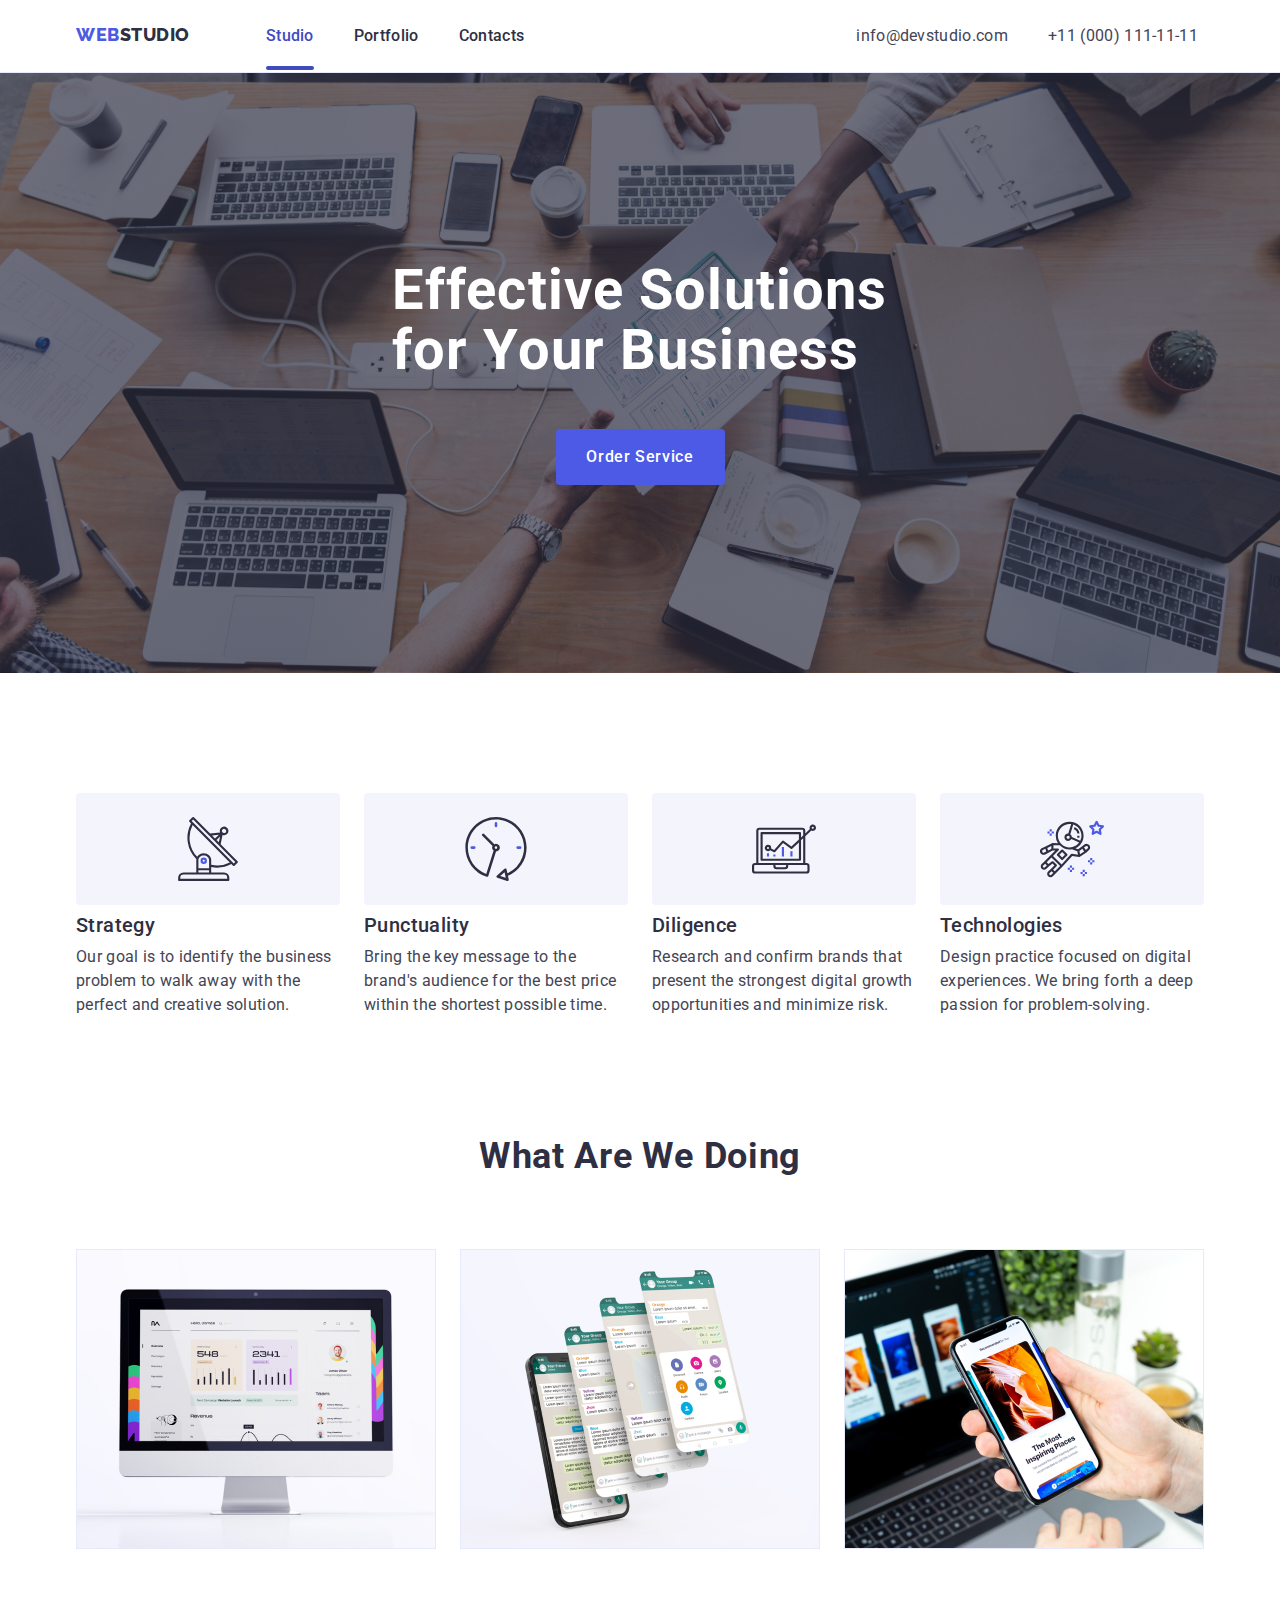
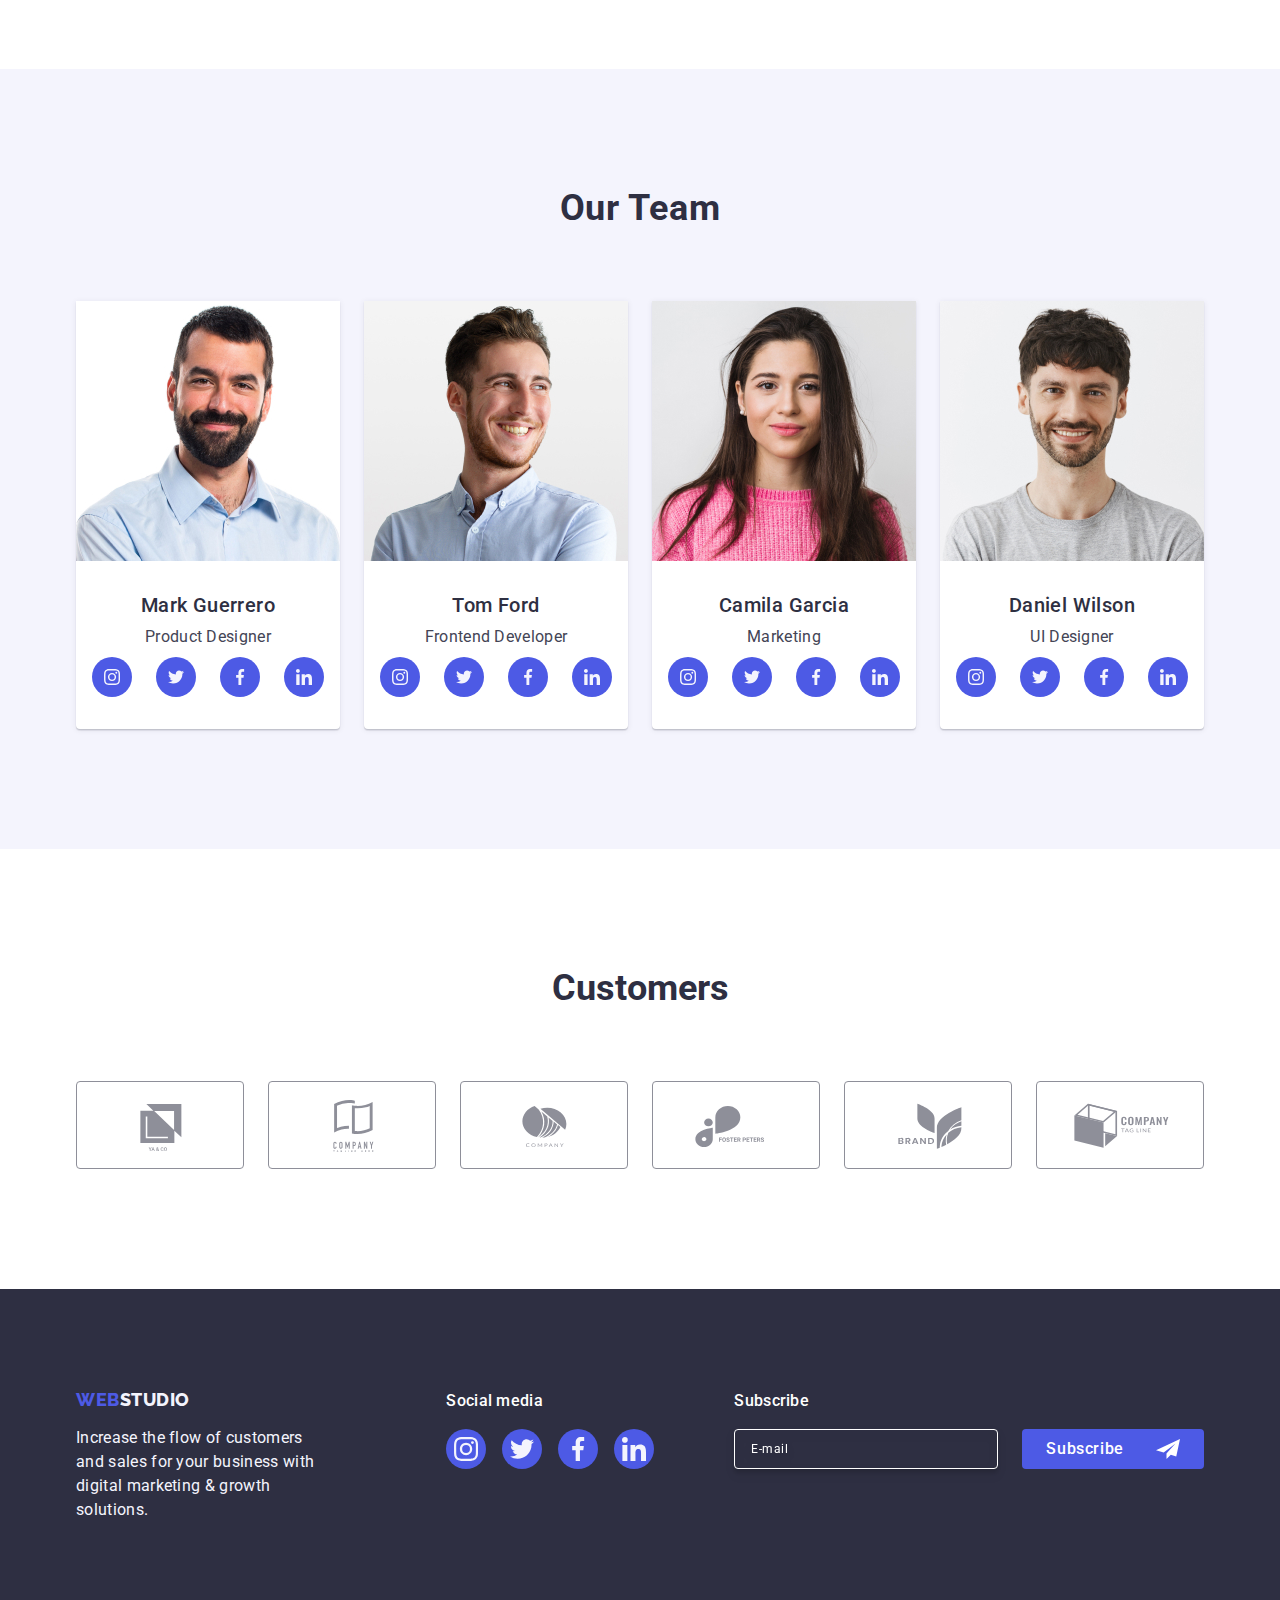
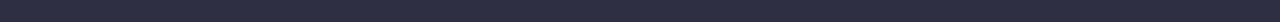
<file: index.html>
<!DOCTYPE html>
<html lang="en">

<head>
    <meta charset="UTF-8">
    <meta http-equiv="X-UA-Compatible" content="IE=edge">
    <meta name="viewport" content="width=device-width, initial-scale=1.0">
    <link rel="stylesheet" href="./css/modern-normalize.min.css">
    <link rel="preconnect" href="https://fonts.googleapis.com">
    <link rel="preconnect" href="https://fonts.gstatic.com" crossorigin>
    <link href="https://fonts.googleapis.com/css2?family=Raleway:wght@800&family=Roboto:wght@400;500;700;900&display=swap" rel="stylesheet">
    <link rel="stylesheet" href="./css/styles.css">
    <title>Document</title>
</head>

<body>
    <header class="header">
        <div class="container-header container">
            <nav class="logo-navigation">
                <a class="logo-link link" href="./index.html">Web<span class="logo-studio">Studio</span></a>
            
                <ul class="navigation list">
                    <li class="navigation-item"><a class="navigation-item-link studio-page link navigation-item-here" href="./index.html">Studio</a></li>
                    <li class="navigation-item"><a class="navigation-item-link link" href="./portfolio.html">Portfolio</a></li>
                    <li class="navigation-item"><a class="navigation-item-link link" href="">Contacts</a></li>
                </ul>
            </nav>
            <address class="contacts-box">
                <ul class="contacts list">
                    <li class="contacts-item list">
                        <a class="contacts-item-link link" href="mailto:info@devstudio.com">info@devstudio.com</a>
                    </li>
                    <li class="contacts-item list">
                        <a class="contacts-item-link link" href="tel:+110001111111">+11 (000) 111-11-11</a>
                    </li>
                </ul>
            </address>
        </div>
    </header>
    <main>
        <section class="hero">
            <div class="container">
                <h1 class="title">Effective Solutions for Your Business</h1>
                <button class="btn-order" data-modal-open type="button">Order Service</button>
            </div>
        </section>
        <section class="advantages">
            <div class="container">
                <h2 class="visually-hidden">Section 2</h2>
                <ul class="advantages-items list">
                    <li class="advantages-card list">
                        <div class="box-advantages">
                            <svg class="advantages-icon" width="64" height="64">
                                <use href="./images/icons.svg#icon-antenna1"></use>
                            </svg>
                        </div>
                        <h3 class="advantages-card-title">Strategy</h3>
                        <p class="advantages-card-content">Our goal is to identify the business
                            problem to walk away with the perfect and creative solution.</p>
                    </li>
                    <li class="advantages-card list">
                        <div class="box-advantages">
                            <svg class="advantages-icon" width="64" height="64">
                                <use href="./images/icons.svg#icon-clock1"></use>
                            </svg>
                        </div>
                        <h3 class="advantages-card-title">Punctuality</h3>
                        <p class="advantages-card-content">Bring the key message to the brand's audience for the best price within the shortest possible
                            time.</p>
                    </li>
                    <li class="advantages-card list">
                        <div class="box-advantages">
                            <svg class="advantages-icon" width="64" height="64">
                                <use href="./images/icons.svg#icon-diagram1"></use>
                            </svg>
                        </div>
                        <h3 class="advantages-card-title">Diligence</h3>
                        <p class="advantages-card-content">Research and confirm brands that present the strongest digital growth opportunities and minimize
                            risk.</p>
                    </li>
                    <li class="advantages-card list">
                        <div class="box-advantages">
                            <svg class="advantages-icon" width="64" height="64">
                                <use href="./images/icons.svg#icon-astronaut1"></use>
                            </svg>
                        </div>
                        <h3 class="advantages-card-title">Technologies</h3>
                        <p class="advantages-card-content">Design practice focused on digital experiences. We bring forth a deep passion for
                            problem-solving.</p>
                    </li>
                </ul>
            </div>
        </section>
        <section class="ability">
            <div class="container">
                <h2 class="chapter-title">What are we doing</h2>
                <ul class="ability-items list">
                    <li class="ability-card list">
                        <img class="ability-card-img" src="./images/img1.jpg" alt="analysis" width="360">
                    </li>
                    <li class="ability-card list">
                        <img class="ability-card-img" src="./images/img2.jpg" alt="communication" width="360">
                    </li>
                    <li class="ability-card list">
                        <img class="ability-card-img" src="./images/img3.jpg" alt="settings" width="360">
                    </li>
                </ul>
            </div>
        </section>
        <section class="team">
            <div class="container">
                <h2 class="chapter-title">Our Team</h2>
                <ul class="team-cards list">
                    <li class="team-item list">
                        <img class="team-photo" src="./images/mark.jpg" alt="Mark Guerrero" width="264">
                        <div class="wrap-card">
                            <h3 class="team-name">Mark Guerrero</h3>
                            <p class="team-job">Product Designer</p>
                            <ul class="wrap-team-icons list">
                                <li class="box-team-icons">
                                    <a href="" class="link-team-icon link">
                                        <svg class="team-icon" width="16" height="16">
                                            <use href="./images/icons.svg#icon-instagram1"></use>
                                        </svg>
                                    </a>
                                </li>
                                <li class="box-team-icons">
                                    <a href="" class="link-team-icon link">
                                        <svg class="team-icon" width="16" height="16">
                                            <use href="./images/icons.svg#icon-twitter1"></use>
                                        </svg>
                                    </a>
                                </li>
                                <li class="box-team-icons">
                                    <a href="" class="link-team-icon link">
                                        <svg class="team-icon" width="16" height="16">
                                            <use href="./images/icons.svg#icon-facebook1"></use>
                                        </svg>
                                    </a>
                                </li>
                                <li class="box-team-icons">
                                    <a href="" class="link-team-icon link">
                                        <svg class="team-icon" width="16" height="16">
                                            <use href="./images/icons.svg#icon-linkedin1"></use>
                                        </svg>
                                    </a>
                                </li>
                            </ul>
                        </div>
                    </li>
                    <li class="team-item list">
                        <img class="team-photo" src="./images/tom.jpg" alt="Tom Ford" width="264">
                        <div class="wrap-card">
                            <h3 class="team-name">Tom Ford</h3>
                            <p class="team-job">Frontend Developer</p>
                            <ul class="wrap-team-icons list">
                                <li class="box-team-icons">
                                    <a href="" class="link-team-icon link">
                                        <svg class="team-icon" width="16" height="16">
                                            <use href="./images/icons.svg#icon-instagram1"></use>
                                        </svg>
                                    </a>
                                </li>
                                <li class="box-team-icons">
                                    <a href="" class="link-team-icon link">
                                        <svg class="team-icon" width="16" height="16">
                                            <use href="./images/icons.svg#icon-twitter1"></use>
                                        </svg>
                                    </a>
                                </li>
                                <li class="box-team-icons">
                                    <a href="" class="link-team-icon link">
                                        <svg class="team-icon" width="16" height="16">
                                            <use href="./images/icons.svg#icon-facebook1"></use>
                                        </svg>
                                    </a>
                                </li>
                                <li class="box-team-icons">
                                    <a href="" class="link-team-icon link">
                                        <svg class="team-icon" width="16" height="16">
                                            <use href="./images/icons.svg#icon-linkedin1"></use>
                                        </svg>
                                    </a>
                                </li>
                            </ul>
                        </div>
                    </li>
                    <li class="team-item list">
                        <img class="team-photo" src="./images/camila.jpg" alt="Camila Garcia" width="264">
                        <div class="wrap-card">
                            <h3 class="team-name">Camila Garcia</h3>
                            <p class="team-job">Marketing</p>
                            <ul class="wrap-team-icons list">
                                <li class="box-team-icons">
                                    <a href="" class="link-team-icon link">
                                        <svg class="team-icon" width="16" height="16">
                                            <use href="./images/icons.svg#icon-instagram1"></use>
                                        </svg>
                                    </a>
                                </li>
                                <li class="box-team-icons">
                                    <a href="" class="link-team-icon link">
                                        <svg class="team-icon" width="16" height="16">
                                            <use href="./images/icons.svg#icon-twitter1"></use>
                                        </svg>
                                    </a>
                                </li>
                                <li class="box-team-icons">
                                    <a href="" class="link-team-icon link">
                                        <svg class="team-icon" width="16" height="16">
                                            <use href="./images/icons.svg#icon-facebook1"></use>
                                        </svg>
                                    </a>
                                </li>
                                <li class="box-team-icons">
                                    <a href="" class="link-team-icon link">
                                        <svg class="team-icon" width="16" height="16">
                                            <use href="./images/icons.svg#icon-linkedin1"></use>
                                        </svg>
                                    </a>
                                </li>
                            </ul>
                        </div>
                    </li>
                    <li class="team-item list">
                        <img class="team-photo" src="./images/daniel.jpg" alt="Daniel Wilson" width="264">
                        <div class="wrap-card">
                            <h3 class="team-name">Daniel Wilson</h3>
                            <p class="team-job">UI Designer</p>
                            <ul class="wrap-team-icons list">
                                <li class="box-team-icons">
                                    <a href="" class="link-team-icon link">
                                        <svg class="team-icon" width="16" height="16">
                                            <use href="./images/icons.svg#icon-instagram1"></use>
                                        </svg>
                                    </a>
                                </li>
                                <li class="box-team-icons">
                                    <a href="" class="link-team-icon link">
                                        <svg class="team-icon" width="16" height="16">
                                            <use href="./images/icons.svg#icon-twitter1"></use>
                                        </svg>
                                    </a>
                                </li>
                                <li class="box-team-icons">
                                    <a href="" class="link-team-icon link">
                                        <svg class="team-icon" width="16" height="16">
                                            <use href="./images/icons.svg#icon-facebook1"></use>
                                        </svg>
                                    </a>
                                </li>
                                <li class="box-team-icons">
                                    <a href="" class="link-team-icon link">
                                        <svg class="team-icon" width="16" height="16">
                                            <use href="./images/icons.svg#icon-linkedin1"></use>
                                        </svg>
                                    </a>
                                </li>
                            </ul>
                        </div>
                    </li>
                </ul>
            </div>
        </section>
        <section class="customers">
            <div class="container">
                <h2 class="title-costomers">Customers</h2>
                <ul class="wrap-customers list">
                        <li class="box-clients-icons">
                            <a href="" class="link-clients-icons">
                                <svg class="clients-icon" width="104" height="56">
                                    <use href="./images/icons.svg#icon-client1"></use>
                                </svg>
                            </a>
                        </li>
                        <li class="box-clients-icons">
                            <a href="" class="link-clients-icons">
                                <svg class="clients-icon" width="104" height="56">
                                    <use href="./images/icons.svg#icon-client2"></use>
                                </svg>
                            </a>
                        </li>
                        <li class="box-clients-icons">
                            <a href="" class="link-clients-icons">
                                <svg class="clients-icon" width="104" height="56">
                                    <use href="./images/icons.svg#icon-client3"></use>
                                </svg>
                            </a>
                        </li>
                        <li class="box-clients-icons">
                            <a href="" class="link-clients-icons">
                                <svg class="clients-icon" width="104" height="56">
                                    <use href="./images/icons.svg#icon-client4"></use>
                                </svg>
                            </a>
                        </li>
                        <li class="box-clients-icons">
                            <a href="" class="link-clients-icons">
                                <svg class="clients-icon" width="104" height="56">
                                    <use href="./images/icons.svg#icon-client5"></use>
                                </svg>
                            </a>
                        </li>
                        <li class="box-clients-icons">
                            <a href="" class="link-clients-icons">
                                <svg class="clients-icon" width="104" height="56">
                                    <use href="./images/icons.svg#icon-client6"></use>
                                </svg>
                            </a>
                        </li>
                </ul>
            </div>
        </section>
    </main>
    <footer class="footer">
        <div class="container footer-wrap-content">
            <div class="footer-part-one">
                <a class="logo-link-footer link" href="./index.html">Web<span class="logo-studio-footer">Studio</span></a>
                <p class="footer-content">Increase the flow of customers and sales for your business with digital marketing & growth solutions.</p>
            </div>
            <div class="footer-part-two">
                <p class="footer-title-links">Social media</p>
                <ul class="wrap-footer-icons list">
                    <li class="box-footer-icons">
                        <a href="" class="link-footer-icon">
                            <svg class="team-icon" width="24" height="24">
                                <use href="./images/icons.svg#icon-instagram1"></use>
                            </svg>
                        </a>
                    </li>
                    <li class="box-footer-icons">
                        <a href="" class="link-footer-icon">
                            <svg class="team-icon" width="24" height="24">
                                <use href="./images/icons.svg#icon-twitter1"></use>
                            </svg>
                        </a>
                    </li>
                    <li class="box-footer-icons">
                        <a href="" class="link-footer-icon">
                            <svg class="team-icon" width="24" height="24">
                                <use href="./images/icons.svg#icon-facebook1"></use>
                            </svg>
                        </a>
                    </li>
                    <li class="box-footer-icons">
                        <a href="" class="link-footer-icon">
                            <svg class="team-icon" width="24" height="24">
                                <use href="./images/icons.svg#icon-linkedin1"></use>
                            </svg>
                        </a>
                    </li>
                </ul>
            </div>
            <div class="footer-part-three">
                <p class="footer-form-title">Subscribe</p>
                <form class="footer-form" name="footer-form" autocomplete="off">
                      <label class="footer-form-label">
                          <input
                            class="footer-form-input"
                            type="email"
                            name="email"
                            placeholder="E-mail"
                          />
                      </label>
                
                    <button class="footer-form-button" type="submit">Subscribe <svg class="footer-form-icon" width="24" height="24">
                        <use href="./images/icons.svg#icon-send"></use>
                    </svg></button>
                    
                </form>
            </div>

        </div>
    </footer>

    <div class="backdrop is-hidden" data-modal>
        <div class="modal">
            <button class="wrap-clos-icon-modal" data-modal-close type="button">
                <svg class="close-modal" width="8" height="8">
                    <use href="./images/icons.svg#icon-close-black"></use>
                </svg>
            </button>
            <p class="modal-title">Leave your contacts and we will call you back</p>
            <form class="form" name="modal_form" autocomplete="off">
                <div class="modal-form-field-wrap">
                    <label class="modal-form-label" for="user-name">Name</label>
                    <div class="modal-form-input-wrap">
                        <input
                            id="user-name"
                            class="modal-form-input"
                            type="text"
                            name="user-name"
                        />
                        <svg class="modal-icon" width="18" height="24">
                            <use href="./images/icons.svg#icon-person"></use>
                        </svg>
                    </div>
                </div>

                <div class="modal-form-field-wrap">
                    <label class="modal-form-label" for="user-phone">Phone</label>                       
                    <div class="modal-form-input-wrap">
                        <input
                            id="user-phone"
                            class="modal-form-input"
                            type="tel"
                            name="user-phone"
                        />
                        <svg class="modal-icon" width="18" height="24">
                            <use href="./images/icons.svg#icon-phone"></use>
                        </svg>
                    </div>                   
                </div>

                <div class="modal-form-field-wrap">
                    <label class="modal-form-label" for="user-email">Email</label>                        
                    <div class="modal-form-input-wrap">
                        <input
                            id="user-email"
                            class="modal-form-input"
                            type="email"
                            name="user-email"
                        />
                        <svg class="modal-icon" width="18" height="24">
                            <use href="./images/icons.svg#icon-emai"></use>
                        </svg>
                    </div>                   
                </div>
              
                <div class="modal-form-textarea-wrap">
                    <label class="modal-form-label" for="user-comment">Comment</label>   
                    <textarea id="user-comment" class="modal-form-textarea" name="user-comment" rows="5" placeholder="Text input"></textarea>
                </div>
                <div class="modal-agre-label-wrap">
                    <input id="user-privacy" name="user-privacy" type="checkbox" class="modal-agre-check visually-hidden"  value="true">
                    <label class="modal-form-text-agre" for="user-privacy">
                        <span class="modal-icon-agre-box">
                            <svg class="modal-icon-agre" width="10" height="8">
                                <use href="./images/icons.svg#icon-vector"></use>
                            </svg>
                        </span>
                        I accept the terms and conditions of the <a href="" class="modal-link-agre link">Privacy Policy</a>
                    </label>
                </div>

                <button class="form-button" type="submit">Send</button>
              </form>
        </div>
    </div>
    

    <script src="./js/modal.js"></script>
    
</body>

</html>
</file>
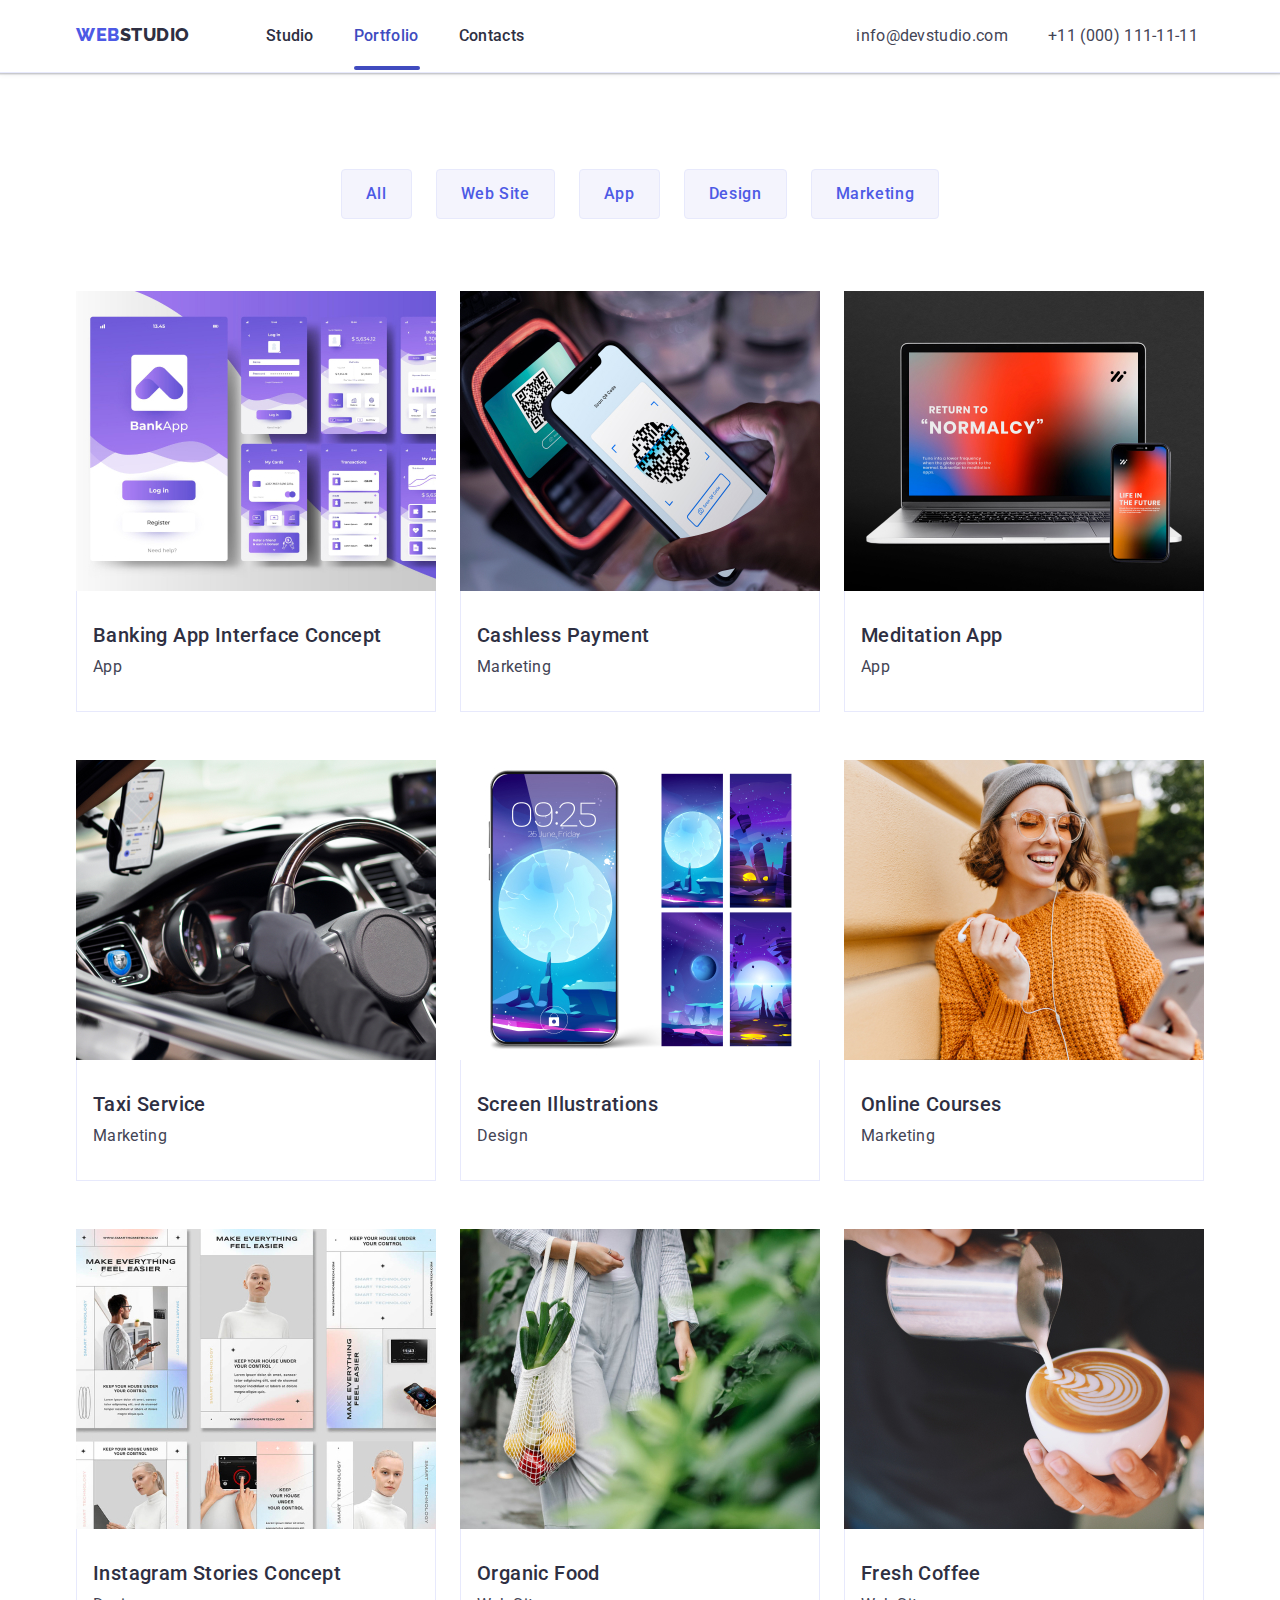
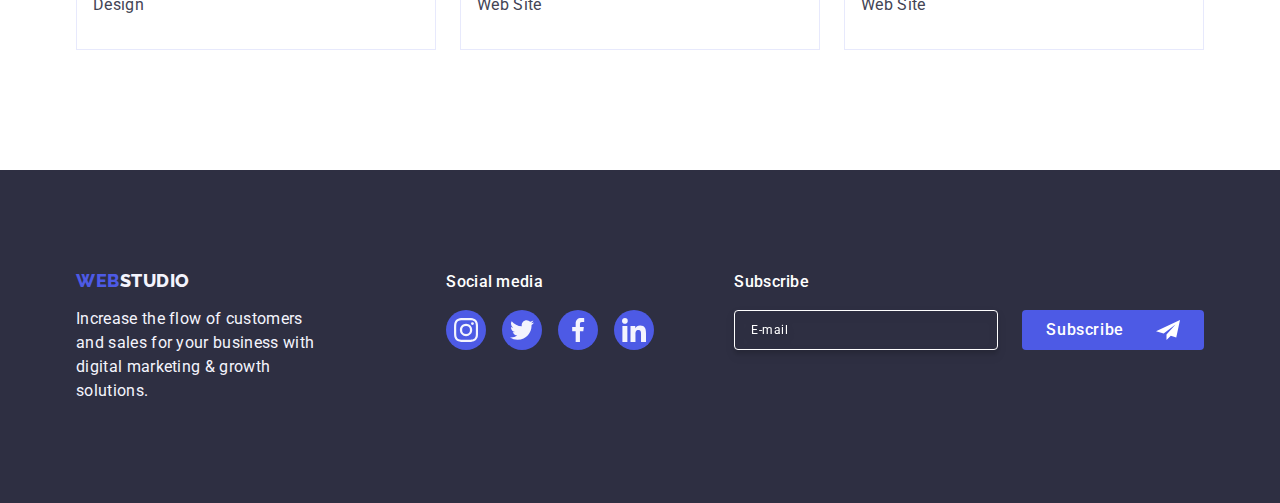
<file: portfolio.html>
<!DOCTYPE html>
<html lang="en">
<head>
    <meta charset="UTF-8">
    <meta http-equiv="X-UA-Compatible" content="IE=edge">
    <meta name="viewport" content="width=device-width, initial-scale=1.0">
    <link rel="stylesheet" href="./css/modern-normalize.min.css">
    <link rel="preconnect" href="https://fonts.googleapis.com">
    <link rel="preconnect" href="https://fonts.gstatic.com" crossorigin>
    <link href="https://fonts.googleapis.com/css2?family=Raleway:wght@800&family=Roboto:wght@400;500;700;900&display=swap" rel="stylesheet">
    <link rel="stylesheet" href="./css/styles.css">
    <title>Document</title>
</head>
<body>
    <header class="header">
        <div class="container-header container">
            <nav class="logo-navigation">
                <a class="logo-link link" href="./index.html">Web<span class="logo-studio">Studio</span></a>
            
                <ul class="navigation list">
                    <li class="navigation-item"><a class="navigation-item-link link" href="./index.html">Studio</a></li>
                    <li class="navigation-item"><a class="navigation-item-link link portfolio-page navigation-item-here" href="./portfolio.html">Portfolio</a></li>
                    <li class="navigation-item"><a class="navigation-item-link link" href="">Contacts</a></li>
                </ul>
            </nav>
            <address class="contacts-box">
                <ul class="contacts list">
                    <li class="contacts-item list">
                        <a class="contacts-item-link link" href="mailto:info@devstudio.com">info@devstudio.com</a>
                    </li>
                    <li class="contacts-item list">
                        <a class="contacts-item-link link" href="tel:+110001111111">+11 (000) 111-11-11</a>
                    </li>
                </ul>
            </address>
        </div>
    </header>
    <main class="portfolio-main">
        <section class="projects">
            <div class="container">
                <h1 class="title-portfolio visually-hidden">Title</h1>
                <ul class="btns-filters list">
                    <li class="btns-filters-item list">
                        <button class="btns-filters-btn" type="button">All</button>
                    </li>
                    <li class="btns-filters-item list">
                        <button class="btns-filters-btn" type="button">Web Site</button>
                    </li>
                    <li class="btns-filters-item list">
                        <button class="btns-filters-btn" type="button">App</button>
                    </li>
                    <li class="btns-filters-item list">
                        <button class="btns-filters-btn" type="button">Design</button>
                    </li>
                    <li class="btns-filters-item list">
                        <button class="btns-filters-btn" type="button">Marketing</button>
                    </li>
                </ul>
                <ul class="projects-list list">
                    <li class="project-card list">
                        <a href="" class="project-card-link link">
                            <div class="wrap-descr">
                                <img class="project-card-img" src="./images/portfolio/portfolio1.jpg" alt="Banking App Interface Concept" width="360" height="300">
                                <div class="overlay">
                                    <p class="card-description">
                                        14 Stylish and User-Friendly App Design Concepts · Task Manager App · Calorie Tracker App · Exotic Fruit Ecommerce App · Cloud Storage App
                                    </p>
                                </div>
                            </div>
                            <div class="wrap-card-project">
                                <h2 class="project-card-title">Banking App Interface Concept</h2>
                                <p class="project-card-content">App</p>
                            </div>
                        </a>
                        
                    </li>
                    <li class="project-card list">
                        <a href="" class="project-card-link link">
                            <div class="wrap-descr">
                                <img class="project-card-img" src="./images/portfolio/portfolio2.jpg" alt="Cashless Payment" width="360" height="300">
                                <div class="overlay">
                                    <p class="card-description">
                                        14 Stylish and User-Friendly App Design Concepts · Task Manager App · Calorie Tracker App · Exotic Fruit Ecommerce App · Cloud Storage App
                                    </p>
                                </div>
                            </div>
                            <div class="wrap-card-project">
                                <h2 class="project-card-title">Cashless Payment</h2>
                                <p class="project-card-content">Marketing</p>
                            </div>
                        </a>
                    </li>
                    <li class="project-card list">
                        <a href="" class=" project-card-link link">
                            <div class="wrap-descr">
                                <img class="project-card-img" src="./images/portfolio/portfolio3.jpg" alt="Meditation App" width="360" height="300">
                                <div class="overlay">
                                    <p class="card-description">
                                        14 Stylish and User-Friendly App Design Concepts · Task Manager App · Calorie Tracker App · Exotic Fruit Ecommerce App · Cloud Storage App
                                    </p>
                                </div>
                            </div>
                            <div class="wrap-card-project">
                                <h2 class="project-card-title">Meditation App</h2>
                                <p class="project-card-content">App</p>
                            </div>
                        </a>
                    </li>
                    <li class="project-card list">
                        <a href="" class="project-card-link link">
                            <div class="wrap-descr">
                                <img class="project-card-img" src="./images/portfolio/portfolio4.jpg" alt="Taxi Service" width="360" height="300">
                                <div class="overlay">
                                    <p class="card-description">
                                        14 Stylish and User-Friendly App Design Concepts · Task Manager App · Calorie Tracker App · Exotic Fruit Ecommerce App · Cloud Storage App
                                    </p>
                                </div>
                            </div>
                            <div class="wrap-card-project">
                                <h2 class="project-card-title">Taxi Service</h2>
                                <p class="project-card-content">Marketing</p>
                            </div>
                        </a>
                    </li>
                    <li class="project-card list">
                        <a href="" class="project-card-link link">
                            <div class="wrap-descr">
                                <img class="project-card-img" src="./images/portfolio/portfolio5.jpg" alt="Screen Illustrations" width="360" height="300">
                                <div class="overlay">
                                    <p class="card-description">
                                        14 Stylish and User-Friendly App Design Concepts · Task Manager App · Calorie Tracker App · Exotic Fruit Ecommerce App · Cloud Storage App
                                    </p>
                                </div>
                            </div>
                            <div class="wrap-card-project">
                                <h2 class="project-card-title">Screen Illustrations</h2>
                                <p class="project-card-content">Design</p>
                            </div>
                        </a>
                    </li>
                    <li class="project-card list">
                        <a href="" class="project-card-link link">
                            <div class="wrap-descr">
                                <img class="project-card-img" src="./images/portfolio/portfolio6.jpg" alt="Online Courses" width="360" height="300">
                                <div class="overlay">
                                    <p class="card-description">
                                        14 Stylish and User-Friendly App Design Concepts · Task Manager App · Calorie Tracker App · Exotic Fruit Ecommerce App · Cloud Storage App
                                    </p>
                                </div>
                            </div>
                            <div class="wrap-card-project">
                                <h2 class="project-card-title">Online Courses</h2>
                                <p class="project-card-content">Marketing</p>
                            </div>
                        </a>
                    </li>
                    <li class="project-card list">
                        <a href="" class="project-card-link link">
                            <div class="wrap-descr">
                                <img class="project-card-img" src="./images/portfolio/portfolio7.jpg" alt="Instagram Stories Concept" width="360" height="300">
                                <div class="overlay">
                                    <p class="card-description">
                                        14 Stylish and User-Friendly App Design Concepts · Task Manager App · Calorie Tracker App · Exotic Fruit Ecommerce App · Cloud Storage App
                                    </p>
                                </div>
                            </div>
                            <div class="wrap-card-project">
                                <h2 class="project-card-title">Instagram Stories Concept</h2>
                                <p class="project-card-content">Design</p>
                            </div>
                        </a>
                    </li>
                    <li class="project-card list">
                        <a href="" class="project-card-link link">
                            <div class="wrap-descr">
                                <img class="project-card-img" src="./images/portfolio/portfolio8.jpg" alt="Organic Food" width="360" height="300">
                                <div class="overlay">
                                    <p class="card-description">
                                        14 Stylish and User-Friendly App Design Concepts · Task Manager App · Calorie Tracker App · Exotic Fruit Ecommerce App · Cloud Storage App
                                    </p>
                                </div>
                            </div>
                            <div class="wrap-card-project">
                                <h2 class="project-card-title">Organic Food</h2>
                                <p class="project-card-content">Web Site</p>
                            </div>
                        </a>
                    </li>
                    <li class="project-card list">
                        <a href="" class="project-card-link link">
                            <div class="wrap-descr">
                                <img class="project-card-img" src="./images/portfolio/portfolio9.jpg" alt="Fresh Coffee" width="360" height="300">
                                <div class="overlay">
                                    <p class="card-description">
                                        14 Stylish and User-Friendly App Design Concepts · Task Manager App · Calorie Tracker App · Exotic Fruit Ecommerce App · Cloud Storage App
                                    </p>
                                </div>
                            </div>
                            <div class="wrap-card-project">
                                <h2 class="project-card-title">Fresh Coffee</h2>
                                <p class="project-card-content">Web Site</p>
                            </div>
                        </a>
                    </li>
                </ul>
            </div>
        </section>
    </main>
    <footer class="footer">
        <div class="container footer-wrap-content">
            <div class="footer-part-one">
                <a class="logo-link-footer link" href="./index.html">Web<span class="logo-studio-footer">Studio</span></a>
                <p class="footer-content">Increase the flow of customers and sales for your business with digital marketing & growth solutions.</p>
            </div>
            <div class="footer-part-two">
                <p class="footer-title-links">Social media</p>
                <ul class="wrap-footer-icons list">
                    <li class="box-footer-icons">
                        <a href="" class="link-footer-icon">
                            <svg class="team-icon" width="24" height="24">
                                <use href="./images/icons.svg#icon-instagram1"></use>
                            </svg>
                        </a>
                    </li>
                    <li class="box-footer-icons">
                        <a href="" class="link-footer-icon">
                            <svg class="team-icon" width="24" height="24">
                                <use href="./images/icons.svg#icon-twitter1"></use>
                            </svg>
                        </a>
                    </li>
                    <li class="box-footer-icons">
                        <a href="" class="link-footer-icon">
                            <svg class="team-icon" width="24" height="24">
                                <use href="./images/icons.svg#icon-facebook1"></use>
                            </svg>
                        </a>
                    </li>
                    <li class="box-footer-icons">
                        <a href="" class="link-footer-icon">
                            <svg class="team-icon" width="24" height="24">
                                <use href="./images/icons.svg#icon-linkedin1"></use>
                            </svg>
                        </a>
                    </li>
                </ul>
            </div>
            <div class="footer-part-three">
                <p class="footer-form-title">Subscribe</p>
                <form class="footer-form" name="footer-form" autocomplete="off">
                      <label class="footer-form-label">
                          <input
                            class="footer-form-input"
                            type="email"
                            name="email"
                            placeholder="E-mail"
                          />
                      </label>
                
                    <button class="footer-form-button" type="submit">Subscribe <svg class="footer-form-icon" width="24" height="24">
                        <use href="./images/icons.svg#icon-send"></use>
                    </svg></button>
                    
                </form>
            </div>

        </div>
    </footer>
</body>
</html>
</file>
<file: css/styles.css>
:root {
    --title-color: #2E2F42;
    --content-color: #434455;
    --logo-color: #4d5ae5;
    --hover-list-color: #404bbf;
    --btn-border: #e7e9fc;
    --icons-client: #8e8f99;
    --icons-client-hover: #404BBF;
    --icons-social-net: #f4f4fd;
    --hover-footer-bg-links: #31D0AA;
    --hover-team-bg-links: #404BBF;
    --description-card-color: #F4F4FD;
    --description-card-bg: #4D5AE5;
    --modal-window: #FCFCFC;
    --modal-btn-close-bg: #E7E9FC;
    --modal-btn-close-bg-hover: #404BBF;
    --modal-close: #2E2F42;
    --modal-close-hover: #FFFFFF;
    --modal-label: #8E8F99;
    --modal-input-hover: #4D5AE5;
    --modal-input-text: #2E2F42;
    --modal-input-icon: #2E2F42;
    --modal-input-icon-hover: #4D5AE5;
}

body{
    min-height: 100vh;
    display: flex;
    flex-direction: column;
    font-family: "Roboto", sans-serif;
    color: var(--content-color);
    background-color: #FFFFFF;
}
main {
    flex-grow: 1;
}
p {
    margin: 0;
}
ul {
    margin: 0;
    padding: 0;
}
h1, h2, h3, h4, h5, h6{
    margin: 0;
}
img {
    display: block;
}

.container {
    /* display: flex; */
    width: 1158px;
    margin: 0 auto;
    padding: 0 15px;
    /* justify-content: center; */
}
.link{
    text-decoration: none;
}
.list{
    list-style: none;
}

/* MAIN PAGE */
/* header */
.header {
    border-bottom: 1px solid var(--btn-border);
    padding: 24px 0;
    align-items: center;
    box-shadow: 0px 2px 1px rgba(46, 47, 66, 0.08), 0px 1px 1px rgba(46, 47, 66, 0.16), 0px 1px 6px rgba(46, 47, 66, 0.08);
}

.studio-page::after {
    position: absolute;
    left: 0;
    bottom: -1px; 

    content: "";
    width: 48px;
    height: 4px;
    background-color: var(--hover-list-color);
    margin-top: 20px;
    border-radius: 2px; 
}
.container-header{
    display: flex;
}
.logo-navigation {
    display: flex;
  
}
.logo-link {
    font-family: 'Raleway', sans-serif;
    font-weight: 800;
    font-size: 18px;
    text-transform: uppercase;
    color: var(--logo-color); 
    line-height: 1.17;
    letter-spacing: 0.03em;
    margin-right: 76px
}
.logo-studio{
    font-family: 'Raleway', sans-serif;
    font-weight: 800;
    font-size: 18px;
    text-transform: uppercase;
    color: var(--title-color);
    line-height: 1.17;
    letter-spacing: 0.03em;
}
.navigation {
    display: flex;
    gap: 40px;
    margin-right: 332px;
}

.navigation-item-link {
    font-weight: 500;
    font-size: 16px;
    line-height: 1.5;
    letter-spacing: 0.02em;
    color: var(--title-color);
    position: relative; 
    transition-property: color;
    transition-duration: 250ms;
    transition-timing-function: cubic-bezier(0.4, 0, 0.2, 1);
    padding: 24px 0;
}
.navigation-item-link:hover,
.navigation-item-link:focus {
    color: var(--hover-list-color);
}
.navigation-item-here {
    color: var(--hover-list-color);
}
.contacts-box {
    font-style: normal;
}
.contacts {
    display: flex;
    gap: 40px;
    /* padding: 24px 0; */
}
.contacts-item-link {
    font-size: 16px;
    letter-spacing: 0.02em;
    line-height: 1.5;
    color: var(--content-color);
    transition-property: color;
    transition-duration: 250ms;
    transition-timing-function: cubic-bezier(0.4, 0, 0.2, 1);
}
.contacts-item-link:hover,
.contacts-item-link:focus {
    color: var(--hover-list-color);
}
/* section hero */
.hero{
    background: var(--title-color);
    padding: 188px 0;
    background-image: linear-gradient(rgba(46, 47, 66, 0.7), rgba(46, 47, 66, 0.7)), url("../images/background.jpg");
    max-width: 1440px; 
    background-repeat: no-repeat;
    background-position: center;
    background-size: cover;
}
.title {
    font-weight: 700;
    font-size: 56px;
    line-height: 1.07;
    letter-spacing: 0.02em;
    color: #FFFFFF;
    margin: 0 auto 48px auto;
    max-width: 496px;
}
.btn-order {
    background-color: var(--logo-color);
    color: #FFFFFF;
    font-weight: 500;
    font-size: 16px;
    letter-spacing: 0.04em;
    font-family: "Roboto", sans-serif;
    line-height: 1.5;
    display: block;
    min-width: 169px;
    height: 56px;
    border: none; 
    border-radius: 4px;
    margin: 0 auto;
    cursor: pointer;
    transition-property: background-color;
    transition-duration: 250ms;
    transition-timing-function: cubic-bezier(0.4, 0, 0.2, 1);
}
.btn-order:hover,
.btn-order:focus {
    background-color: var(--hover-list-color);
}
/* section advantages */
.advantages {
    padding: 120px 0;
}
.advantages-items{
    display: flex;
    gap: 24px;
}
.advantages-card {
    width: calc((100% - 72px) / 4);
}
.box-advantages {
    display: flex;
    align-items: center; 
    justify-content: center;
    border-radius: 4px; 
    background-color: #F4F4FD;
    width: 264px;
    height: 112px;
    margin-bottom: 8px;
}

.advantages-card-title {
    font-weight: 500;
    font-size: 20px;
    letter-spacing: 0.02em;
    color: var(--title-color);
    text-align: start;
    line-height: 1.2;
    margin-bottom: 8px; 
}

.visually-hidden {
    position: absolute;
    width: 1px;
    height: 1px;
    margin: -1px;
    border: 0;
    padding: 0;
    
    white-space: nowrap;
    clip-path: inset(100%);
    clip: rect(0 0 0 0);
    overflow: hidden;
}

.advantages-card-content {
    font-size: 16px;
    line-height: 1.5;
    letter-spacing: 0.02em;
}
/* section ability */
.ability{
    padding-bottom: 120px; 
}
.chapter-title {
    font-weight: 700;
    font-size: 36px;
    letter-spacing: 0.02em;
    text-transform: capitalize;
    color: var(--title-color);
    text-align: center;
    line-height: 1.11;
    margin-bottom: 72px; 
}

.ability-items {
    display: flex;
    gap: 24px;
    
}
.ability-card {
    width: calc((100% - 48px) / 3); 
    justify-content: center;
}
/* section team */
.team {
    background: #F4F4FD;
    padding: 120px 0;
}
.team-item{
    background: #FFFFFF;
}
.chapter-title {
    font-weight: 700;
    font-size: 36px;
    letter-spacing: 0.02em;
    text-transform: capitalize;
    color: var(--title-color);
    text-align: center;
    line-height: 1.11;
    margin-bottom: 72px; 
}
.team-cards {
    display: flex;
    gap: 24px; 
}

.team-item {
    width: calc((100% - 72px) / 4); 
    border-radius: 0px 0px 4px 4px; 
    box-shadow: 0px 2px 1px 0px rgba(46, 47, 66, 0.08), 0px 1px 1px 0px rgba(46, 47, 66, 0.16), 0px 1px 6px 0px rgba(46, 47, 66, 0.08);
}

.wrap-card {
    padding: 32px 0;
}
.team-name {
    font-weight: 500;
    font-size: 20px;
    letter-spacing: 0.02em;
    color: var(--title-color);
    text-align: center;
    line-height: 1.2;
    margin-bottom: 8px;
}
.team-job {
    font-size: 16px;
    letter-spacing: 0.02em;
    text-align: center;
    line-height: 1.5;
    margin-bottom: 8px;
}
.wrap-team-icons {
    display: flex;
    justify-content: center;
    gap: 24px;
    
}
.team-icon {
    fill: #F4F4FD;
}
.box-team-icons {
    width: 40px;
    height: 40px;
}

.link-team-icon {
    width: 100%;
    height: 100%;
    background-color: #4d5ae5;
    border-radius: 50%;
    display: flex;
    justify-content: center;
    align-items: center;
    transition: background-color 250ms cubic-bezier(0.4, 0, 0.2, 1); 
}
.link-team-icon:hover,
.link-team-icon:focus {
    background-color: var(--hover-team-bg-links);
}
/* section customers */
.customers {
    padding: 120px 0;
}
.title-costomers {
    text-align: center;
    font-size: 36px;
    line-height: 1.11;
    color: #2e2f42;
    margin-bottom: 72px;
}
.wrap-customers {
    display: flex;
    justify-content: center;
    gap: 24px;
}
.box-clients-icons {
    width: calc((100% - 120px) / 6);
    height: 88px;
}

.link-clients-icons {
    width: 100%;
    height: 100%;
    border: 1px solid #8e8f99;
    border-radius: 4px;
    display: flex;
    align-items: center;
    justify-content: center;
    color: var(--icons-client);
    transition: border-color 250ms cubic-bezier(0.4, 0, 0.2, 1), color 250ms cubic-bezier(0.4, 0, 0.2, 1);
}
.clients-icon {
    fill: currentColor;
}
.link-clients-icons:hover,
.link-clients-icons:focus {
    border-color: var(--hover-list-color);
    color: var(--hover-list-color);
}
.link-clients-icons:hover .clients-icon, 
.link-clients-icons:focus .clients-icon {
    fill: var(--hover-list-color);
}
/* section footer */
.footer {
    padding: 100px 0;
    background: var(--title-color);
}
.footer-wrap-content {
    display: flex;
    align-items: baseline;
    justify-content: space-around;
}
.footer-part-one {
    margin-right: 120px;
}
.footer-title-links{
    font-weight: 500;
    font-size: 16px;
    margin-bottom: 16px;
    line-height: 1.5;
    letter-spacing: 0.02em;
    color: #ffffff;
}
.logo-link-footer {
    font-family: "Raleway", sans-serif;
    font-weight: 800;
    font-size: 18px;
    line-height: 1.17;
    letter-spacing: 0.03em;
    text-transform: uppercase;
    color: var(--logo-color);
    display: inline-block;
    margin-bottom: 16px;
}
.logo-studio-footer{
    color: #F4F4FD;
    font-weight: 800;
    font-size: 18px;
    letter-spacing: 0.03em;
    text-transform: uppercase;
}
.footer-content {
    max-width: 264px;
    font-size: 16px;
    line-height: 1.5;
    letter-spacing: 0.02em;
    color: #F4F4FD;
}
.footer-title-links {
    color: #FFF;
    font-size: 16px;
    font-weight: 500;
    line-height: 24px;
    letter-spacing: 0.32px;
}
.wrap-footer-icons {
    display: flex;
    gap: 16px;
}
.box-footer-icons {
    width: 40px;
    height: 40px;
}
.link-footer-icon {
    width: 100%;
    height: 100%;
    background-color: var(--logo-color);
    border-radius: 50%;
    display: flex;
    align-items: center;
    justify-content: center;
    transition: background-color 250ms cubic-bezier(0.4, 0, 0.2, 1); 
}
.link-footer-icon:hover,
.link-footer-icon:focus {
    background-color: var(--hover-footer-bg-links);
}
.footer-part-three{
    margin-left: 80px;
    display: flex;
    flex-direction: column;
}

.footer-form-title {
    color: #FFF;
    font-size: 16px;
    font-family: Roboto;
    font-style: normal;
    font-weight: 500;
    line-height: 24px;
    letter-spacing: 0.32px;
    margin-bottom: 16px;
}
.footer-form {
    display: flex;
    flex-direction: row;
    align-items: center;
    gap: 24px;
}

.footer-form-input {
    width: 264px;
    height: 40px;
    flex-shrink: 0;
    border-radius: 4px;
    border: 1px solid #FFF;
    box-shadow: 0px 4px 4px 0px rgba(0, 0, 0, 0.15);
    background-color: transparent;
    outline: transparent;
    color:#FFF;
    font-size: 12px;
    font-family: Roboto;
    font-style: normal;
    font-weight: 400;
    line-height: 1.5;
    letter-spacing: 0.48px;
    transition: border-color 250ms cubic-bezier(0.4, 0, 0.2, 1);
    padding: 8px 16px;
    filter: drop-shadow(0px 4px 4px rgba(0, 0, 0, 0.15));
}
.footer-form-input::placeholder {
    color:#FFF;
    font-size: 12px;
    font-family: Roboto;
    font-style: normal;
    font-weight: 400;
    line-height: 24px;
    letter-spacing: 0.48px;
}
.footer-form-input:focus {
    border-color: var(--modal-input-hover);
}
.footer-form-button {
    min-width: 165px;
    height: 40px;
    padding: 8px 24px;
    display: inline-flex;
    justify-content: center;
    align-items: center;
    gap: 16px;
    border-radius: 4px;
    background: #4D5AE5;
    color: #FFF;
    text-align: center;
    font-size: 16px;
    font-family: Roboto, sans-serif ;
    font-style: normal;
    font-weight: 500;
    line-height: 24px;
    letter-spacing: 0.64px;
    border: none;
    transition: background-color 250ms cubic-bezier(0.4, 0, 0.2, 1);
    cursor: pointer;
}
.footer-form-button:hover,
.footer-form-button:focus {
    background-color: var(--hover-list-color);
}
.footer-form-icon {
    fill: #fff;
    margin-left: 16px;
}

/* modal window */

.backdrop {
    width: 100%;
    height: 100%;
    background: rgba(46, 47, 66, 0.40);
    flex-shrink: 0;
    position: fixed;
    transition: opacity 250ms cubic-bezier(0.4, 0, 0.2, 1), visibility 250ms cubic-bezier(0.4, 0, 0.2, 1); 
}
.modal {
    width: 408px;
    min-height: 584px;
    flex-shrink: 0;
    border-radius: 4px;
    background: var(--modal-window);
    box-shadow: 0px 2px 1px 0px rgba(0, 0, 0, 0.20), 0px 1px 3px 0px rgba(0, 0, 0, 0.12), 0px 1px 1px 0px rgba(0, 0, 0, 0.14);
    position: absolute;
    top: 50%;
    left: 50%;
    transform: translate(-50%, -50%);
    opacity: 1;
    transition: transform 250ms cubic-bezier(0.4, 0, 0.2, 1); 
    padding: 72px 24px 24px 24px; 
}
.wrap-clos-icon-modal {
    display: block;
    width: 24px;
    height: 24px;
    border-radius: 50%;
    border: 1px solid rgba(0, 0, 0, 0.10);
    background: var(--btn-border);
    position: absolute;
    top: 24px;
    right: 24px;
    transition-property: background-color;
    transition-duration: 250ms;
    transition-timing-function: cubic-bezier(0.4, 0, 0.2, 1);
    cursor: pointer;
    display: flex;
    align-items: center;
    justify-content: center;
    padding: 0;
    transition: background-color 250ms cubic-bezier(0.4, 0, 0.2, 1), border 250ms cubic-bezier(0.4, 0, 0.2, 1);
}
.wrap-clos-icon-modal:hover,
.wrap-clos-icon-modal:focus {
    background-color: var(--modal-btn-close-bg-hover);
    fill: var(--modal-close-hover);
    border: none; 
}
.close-modal {
    position: absolute;
    top: 50%;
    left: 50%;
    transform: translate(-50%, -50%);
    fill: var(--modal-close);
    transition-property: fill;
    transition-duration: 250ms;
    transition-timing-function: cubic-bezier(0.4, 0, 0.2, 1);
    cursor: pointer;
}
.wrap-clos-icon-modal:hover .close-modal,
.wrap-clos-icon-modal:focus .close-modal {
    fill: var(--modal-close-hover);
}
.is-hidden {
    visibility: hidden;
    opacity: 0;
    transition: opacity 150ms ease-in-out 1000ms;
    pointer-events: none; 
    transition: opacity 250ms cubic-bezier(0.4, 0, 0.2, 1), visibility 250ms cubic-bezier(0.4, 0, 0.2, 1); 
}
.modal-title {
    display: block;
    margin-bottom: 16px;
    color: var(--title-color);
    text-align: center;
    font-size: 16px;
    font-family: Roboto;
    font-style: normal;
    font-weight: 500;
    line-height: 1.5;
    letter-spacing: 0.02em;
    color: #2E2F42;
}
.modal-form-field-wrap {
    margin-bottom: 8px;
}
/* .modal-form-field {
    position: relative;
    display: block;
    margin-bottom: 8px;
} */

.modal-form-label {
    display: block;
    margin-bottom: 4px;
    color: var(--modal-label);
    font-size: 12px;
    font-family: Roboto;
    font-style: normal;
    font-weight: 400;
    line-height: 1.17;
    letter-spacing: 0.04em;;
}
.modal-form-input-wrap {
    position: relative;
}
.modal-form-input {
    width: 100%;
    height: 40px;
    flex-shrink: 0;
    border-radius: 4px;
    border: 1px solid rgba(46, 47, 66, 0.40);
    padding: 11px 38px;
    outline: transparent;
    font-size: 18px;
    transition: border-color 250ms cubic-bezier(0.4, 0, 0.2, 1);
    color: var(--modal-input-text);
    background-color: transparent;
    padding-left: 38px; 
}

.modal-form-input:focus {
    border-color: var(--modal-input-hover);
}

.modal-icon {
    position: absolute;
    left: 16px;
    top: 50%;
    transform: translateY(-50%);
    fill: var(--modal-input-icon);
    transition: fill 250ms cubic-bezier(0.4, 0, 0.2, 1);
}
.modal-form-input:focus + .modal-icon {
    fill: var(--modal-input-icon-hover);
}
.modal-form-textarea-wrap {
    margin-bottom: 16px;
}
.modal-form-textarea {
    width: 100%;
    height: 120px;
    font-size: 12px;
    line-height: 1.17;
    letter-spacing: 0.04em;
    color: rgba(46, 47, 66, 0.4);
    resize: none;
    outline: transparent;
    border-radius: 4px;
    border: 1px solid rgba(46, 47, 66, 0.40);
    background-color: transparent;
    transition: border-color 250ms cubic-bezier(0.4, 0, 0.2, 1);
    padding: 8px 16px;
}
/* .modal-form-textarea::placeholder {
    color: rgba(46, 47, 66, 0.40);
    font-size: 12px;
    font-family: Roboto;
    font-style: normal;
    font-weight: 400;
    line-height: 14px;
    letter-spacing: 0.48px;
} */
.modal-form-textarea:focus {
    border-color: var(--modal-input-hover);
}
.modal-agre-label-wrap {
    margin-bottom: 24px;
}
.modal-agre-label {
    display: flex;
    flex-direction: row;
    gap: 8px;
    align-items: center;
    justify-content: center;
    margin: 16px auto 24px auto;
}
.modal-icon-agre-box {
    display: inline-flex;
    justify-content: center;
    align-items: center;
    width: 16px;
    height: 16px;
    flex-shrink: 0;
    border-radius: 2px;
    border: 1px solid rgba(46, 47, 66, 0.40);
    transition: background-color 250ms cubic-bezier(0.4, 0, 0.2, 1), border 250ms cubic-bezier(0.4, 0, 0.2, 1), fill 250ms cubic-bezier(0.4, 0, 0.2, 1);
    fill: transparent;
}
.modal-agre-check:checked + .modal-form-text-agre > .modal-icon-agre-box {
    background-color: #404BBF;
    border: none;
    fill: #F4F4FD;
}
.modal-form-text-agre {
    color: #8E8F99;
    font-size: 12px;
    font-family: Roboto;
    font-style: normal;
    font-weight: 400;
    line-height: 1.17; 
    letter-spacing: 0.04em;
}
.modal-link-agre {
    color: #4D5AE5;
    text-decoration: underline;
}
.form-button {
    background-color: var(--logo-color);
    color: #FFFFFF;
    font-weight: 500;
    font-size: 16px;
    letter-spacing: 0.04em;
    font-family: "Roboto", sans-serif;
    line-height: 1.5;
    display: block;
    min-width: 169px;
    height: 56px;
    border: none; 
    border-radius: 4px;
    margin: 0 auto;
    cursor: pointer;
    transition-property: background-color;
    transition-duration: 250ms;
    transition-timing-function: cubic-bezier(0.4, 0, 0.2, 1);
}

.form-button:hover,
.form-button:focus {
    background-color: var(--hover-list-color);
}


/* PORTFOLIO */
.portfolio-page::after {
    position: absolute;
    left: 0;
    bottom: -1px; 

    content: "";
    width: 66px;
    height: 4px;
    background-color: var(--hover-list-color);
    margin-top: 20px;
    border-radius: 2px; 
}

.projects {
    padding-top: 96px; 
    padding-bottom: 120px; 
}
/* btn navigation */
.btns-filters {
    display: flex; 
    justify-content: center;
    gap: 24px;
    margin-bottom: 72px;
}
.btns-filters-btn{
    font-family: "Roboto", sans-serif;
    background-color: #F4F4FD;
    border: 1px solid var(--btn-border);
    font-weight: 500;
    font-size: 16px;
    line-height: 1.5;
    letter-spacing: 0.04em;
    color: var(--logo-color);
    cursor: pointer;
    padding: 12px 24px;
    border-radius: 4px; 
    transition-property: background-color, color, border, box-shadow;
    transition-duration: 250ms;
    transition-timing-function: cubic-bezier(0.4, 0, 0.2, 1);
}
.btns-filters-btn:hover,
.btns-filters-btn:focus {
    background: var(--hover-list-color);
    color: #FFFFFF;
    border: 1px solid transparent;
    box-shadow: 0px 2px 2px 0px rgba(0, 0, 0, 0.12), 0px 2px 1px 0px rgba(0, 0, 0, 0.08), 0px 3px 1px 0px rgba(0, 0, 0, 0.10);
}
/* section projects */
.projects-list{
    display: flex;
    flex-wrap: wrap;
    column-gap: 24px;
    row-gap: 48px; 
}
.project-card {
    width: calc((100% - 48px) / 3); 
    transition-property: box-shadow;
    transition-duration: 250ms;
    transition-timing-function: cubic-bezier(0.4, 0, 0.2, 1);
}
.wrap-descr {
    position: relative;
    overflow: hidden;
}
.overlay {
    position: absolute;
    top: 0;
    left: 0;
    width: 100%;
    height: 100%;
    background-color: var(--description-card-bg);
    transform: translateY(100%);
    transition-duration: 250ms;
    transition-timing-function: cubic-bezier(0.4, 0, 0.2, 1);
    z-index: 1;
  }
.project-card:hover {
    box-shadow: 0px 2px 1px 0px rgba(46, 47, 66, 0.08), 0px 1px 1px 0px rgba(46, 47, 66, 0.16), 0px 1px 6px 0px rgba(46, 47, 66, 0.08);
}
.project-card:hover .overlay {
    transform: translatex(0);
}
.wrap-card-project {
    padding: 32px 16px;
    border: 1px solid var(--btn-border);
    border-top: none; 
}
.project-card-title {
    font-weight: 500;
    font-size: 20px;
    letter-spacing: 0.02em;
    color: var(--title-color);
    line-height: 1.2;
    margin-bottom: 8px;
}
.project-card-content {
    font-size: 16px;
    letter-spacing: 0.02em;
    color: var(--content-color);
    line-height: 1.5;
}
.card-description {
    color: var(--description-card-color);
    font-size: 16px;
    line-height: 24px;
    letter-spacing: 0.32px;
    padding: 40px 32px 0;
}
</file>
